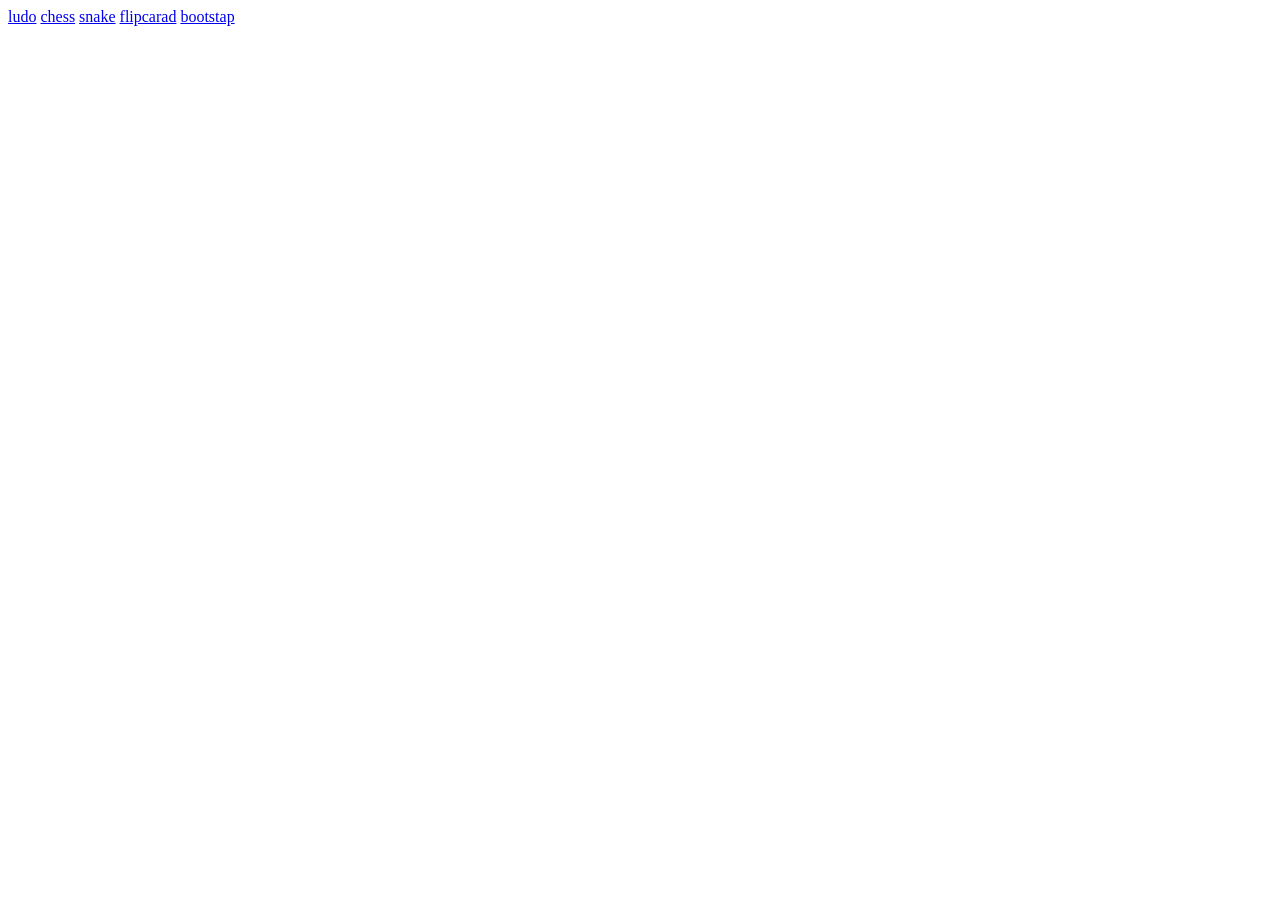
<file: index.html>
<!DOCTYPE html>
<html lang="en">
<head>
    <meta charset="UTF-8">
    <meta name="viewport" content="width=device-width, initial-scale=1.0">
    <title>Document</title>
</head>
<body>
   <a href="ludo.assigment.html">ludo</a>
   <a href="chess.assigment.html">chess</a>
   <a href="snake.html">snake</a>
   <a href="flipcarad.html">flipcarad</a>
   <a href="bootstap.html">bootstap</a>
   
   
</body>
</html>
</file>
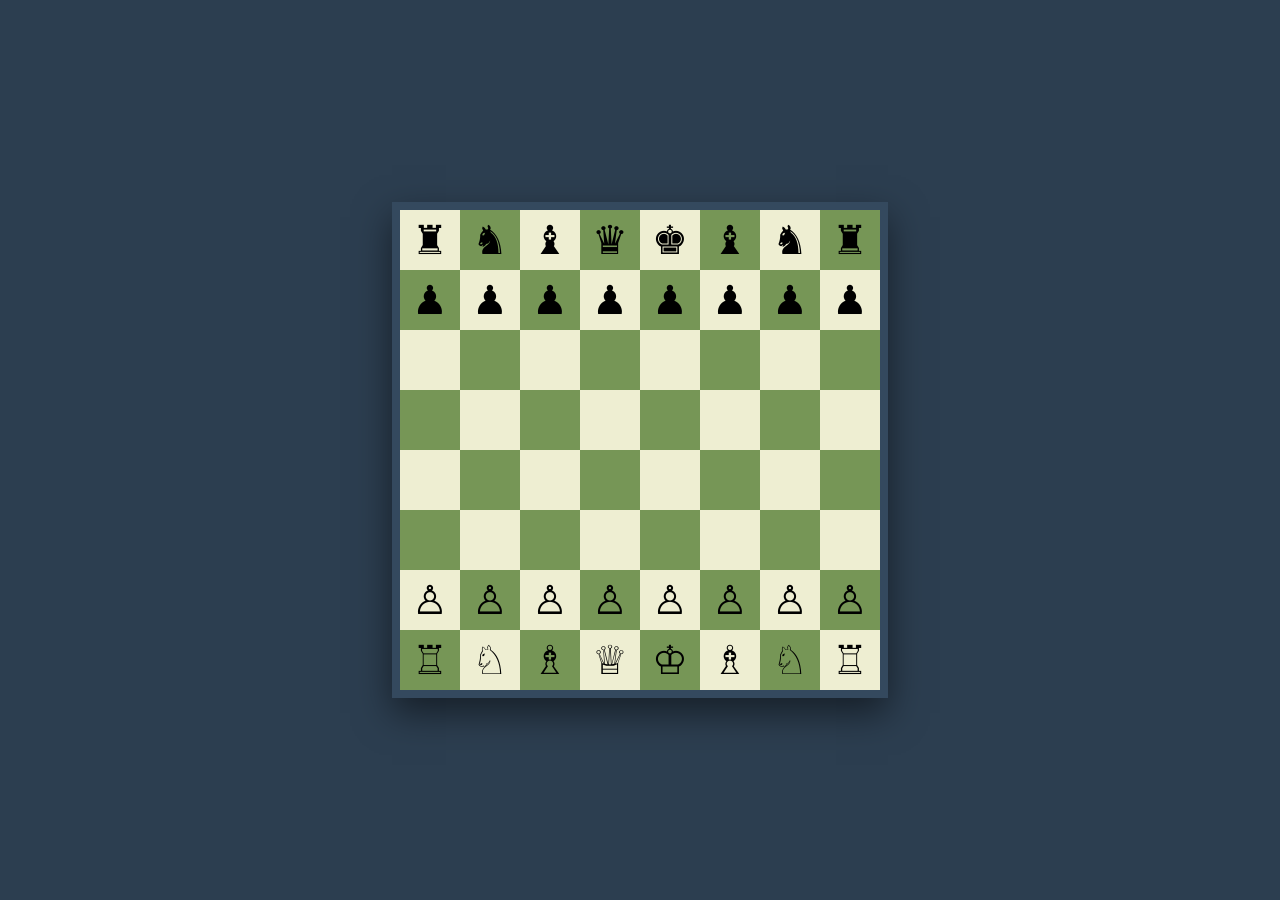
<file: chess.assigment.html>
<!DOCTYPE html>
<html lang="en">
<head>
    <meta charset="UTF-8">
    <meta name="viewport" content="width=device-width, initial-scale=1.0">
    <title>Modern Chessboard</title>
    <link rel="stylesheet" href="css.chess.css">
</head>
<body>

    <div class="chessboard">
        <div class="sq">♜</div><div class="sq">♞</div><div class="sq">♝</div><div class="sq">♛</div>
        <div class="sq">♚</div><div class="sq">♝</div><div class="sq">♞</div><div class="sq">♜</div>
        
        <div class="sq">♟</div><div class="sq">♟</div><div class="sq">♟</div><div class="sq">♟</div>
        <div class="sq">♟</div><div class="sq">♟</div><div class="sq">♟</div><div class="sq">♟</div>

        <div class="sq"></div><div class="sq"></div><div class="sq"></div><div class="sq"></div>
        <div class="sq"></div><div class="sq"></div><div class="sq"></div><div class="sq"></div>
        
        <div class="sq"></div><div class="sq"></div><div class="sq"></div><div class="sq"></div>
        <div class="sq"></div><div class="sq"></div><div class="sq"></div><div class="sq"></div>
        
        <div class="sq"></div><div class="sq"></div><div class="sq"></div><div class="sq"></div>
        <div class="sq"></div><div class="sq"></div><div class="sq"></div><div class="sq"></div>
        
        <div class="sq"></div><div class="sq"></div><div class="sq"></div><div class="sq"></div>
        <div class="sq"></div><div class="sq"></div><div class="sq"></div><div class="sq"></div>

        <div class="sq">♙</div><div class="sq">♙</div><div class="sq">♙</div><div class="sq">♙</div>
        <div class="sq">♙</div><div class="sq">♙</div><div class="sq">♙</div><div class="sq">♙</div>

        <div class="sq">♖</div><div class="sq">♘</div><div class="sq">♗</div><div class="sq">♕</div>
        <div class="sq">♔</div><div class="sq">♗</div><div class="sq">♘</div><div class="sq">♖</div>
    </div>

</body>
</html>
</file>
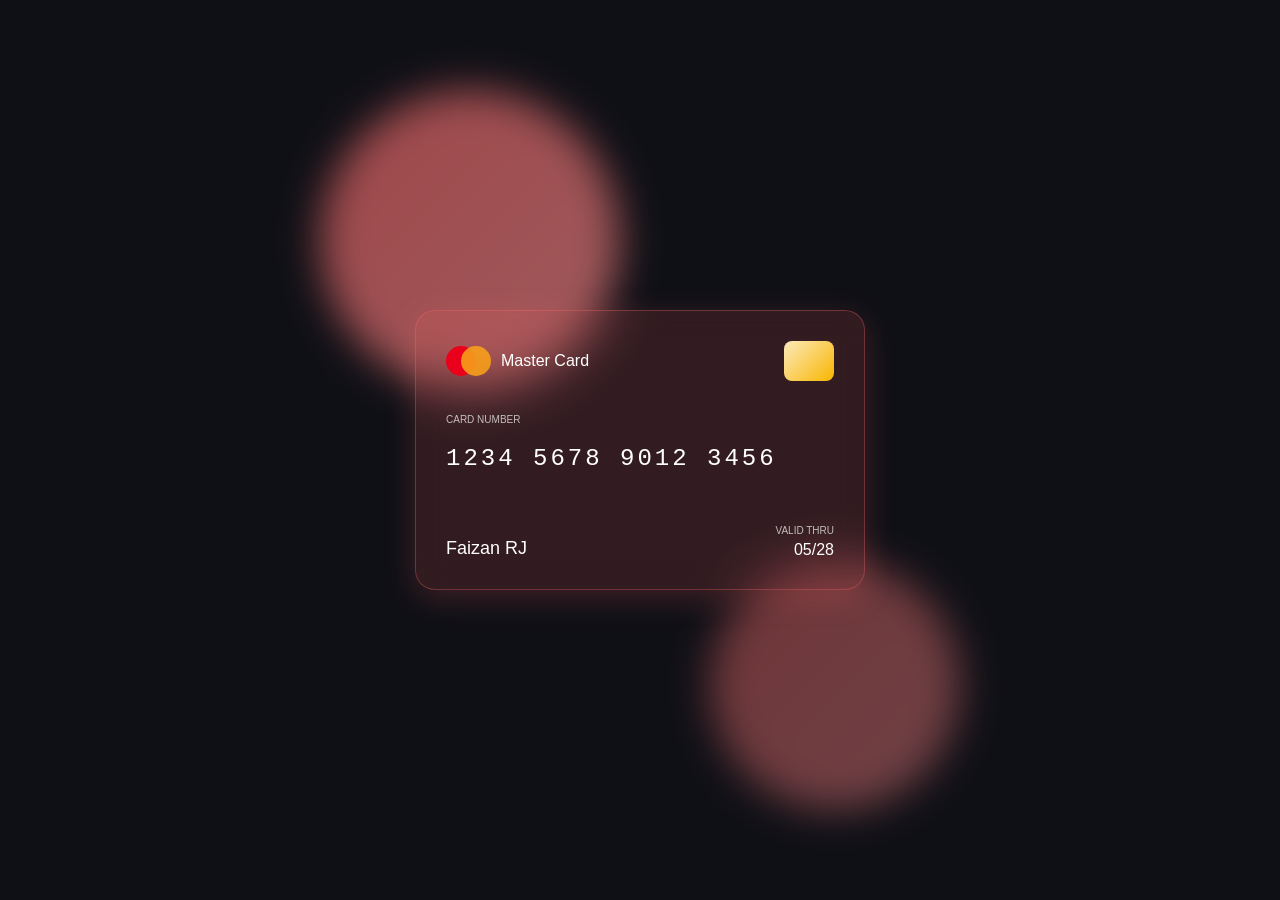
<file: flipcarad.html>
<!DOCTYPE html>
<html lang="en">
<head>
    <meta charset="UTF-8">
    <meta name="viewport" content="width=device-width, initial-scale=1.0">
    <title>Glassmorphism Flip Card - Faizan RJ</title>
    <style>
        :root {
            --bg-color: #0f1016;
            --card-color: #ff6b6b;
        }

        body {
            background-color: var(--bg-color);
            display: flex;
            justify-content: center;
            align-items: center;
            min-height: 100vh;
            margin: 0;
            font-family: 'Segoe UI', Tahoma, Geneva, Verdana, sans-serif;
            overflow: hidden;
        }

        .circle {
            position: absolute;
            border-radius: 50%;
            background: linear-gradient(135deg, var(--card-color), #ff8e8e);
            z-index: -1;
            filter: blur(20px);
        }
        .circle-1 { width: 300px; height: 300px; top: 10%; left: 25%; opacity: 0.6; }
        .circle-2 { width: 250px; height: 250px; bottom: 10%; right: 25%; opacity: 0.4; }

        .card-container {
            width: 450px;
            height: 280px;
            perspective: 1000px;
        }

        .card-inner {
            position: relative;
            width: 100%;
            height: 100%;
            transition: transform 0.8s cubic-bezier(0.4, 0, 0.2, 1);
            transform-style: preserve-3d;
            cursor: pointer;
        }

        .card-container:hover .card-inner {
            transform: rotateY(180deg);
        }

        .card-front, .card-back {
            position: absolute;
            width: 100%;
            height: 100%;
            backface-visibility: hidden;
            border-radius: 20px;
            padding: 30px;
            box-sizing: border-box;
            background: rgba(255, 100, 100, 0.15);
            backdrop-filter: blur(15px);
            -webkit-backdrop-filter: blur(15px);
            border: 1px solid rgba(255, 107, 107, 0.3);
            box-shadow: 0 8px 32px 0 rgba(255, 107, 107, 0.2);
            color: white;
            display: flex;
            flex-direction: column;
            justify-content: space-between;
        }

        .card-back {
            transform: rotateY(180deg);
            display: flex;
            flex-direction: column;
            justify-content: flex-start;
            padding: 0;
            background: rgba(255, 100, 100, 0.1);
            border: 1px solid rgba(255, 107, 107, 0.2);
        }

        .logo-row { display: flex; align-items: center; gap: 10px; }
        .mastercard-logo { display: flex; }
        .circle-red { width: 30px; height: 30px; background: #eb001b; border-radius: 50%; }
        .circle-orange { width: 30px; height: 30px; background: #f79e1b; border-radius: 50%; margin-left: -15px; opacity: 0.9; }
        .chip { width: 50px; height: 40px; background: linear-gradient(135deg, #fceabb, #f8b500); border-radius: 8px; margin-left: auto; }
       
        .card-number { font-size: 24px; letter-spacing: 3px; margin: 20px 0; font-family: 'Courier New', Courier, monospace; }
        .label { font-size: 10px; text-transform: uppercase; opacity: 0.7; margin-bottom: 5px; }
        .info-footer { display: flex; justify-content: space-between; align-items: flex-end; }
        .name { font-size: 18px; font-weight: 500; }
        .expiry { text-align: right; }

        .mag-stripe { width: 100%; height: 50px; background: #1a1a1a; margin-top: 30px; }
        .cvv-area { margin: 20px 30px; background: rgba(255,255,255,0.8); height: 40px; color: black; display: flex; align-items: center; justify-content: flex-end; padding-right: 15px; font-style: italic; font-size: 18px; border-radius: 4px; }
    </style>
</head>
<body>

    <div class="circle circle-1"></div>
    <div class="circle circle-2"></div>

    <div class="card-container">
        <div class="card-inner">
            <div class="card-front">
                <div class="logo-row">
                    <div class="mastercard-logo">
                        <div class="circle-red"></div>
                        <div class="circle-orange"></div>
                    </div>
                    <span style="font-weight: 500;">Master Card</span>
                    <div class="chip"></div>
                </div>

                <div>
                    <div class="label">Card Number</div>
                    <div class="card-number">1234 5678 9012 3456</div>
                </div>

                <div class="info-footer">
                    <div>
                        <div class="name">Faizan RJ</div>
                    </div>
                    <div class="expiry">
                        <div class="label">Valid Thru</div>
                        <div style="font-size: 16px;">05/28</div>
                    </div>
                </div>
            </div>

            <div class="card-back">
                <div class="mag-stripe"></div>
                <div class="cvv-area">123</div>
                <div style="padding: 0 30px; font-size: 10px; opacity: 0.6;">
                    This card is property of the bank. If found, please return to any branch. 
                    Authorized signature required.
                </div>
            </div>
        </div>
    </div>

</body>
</html>
</file>
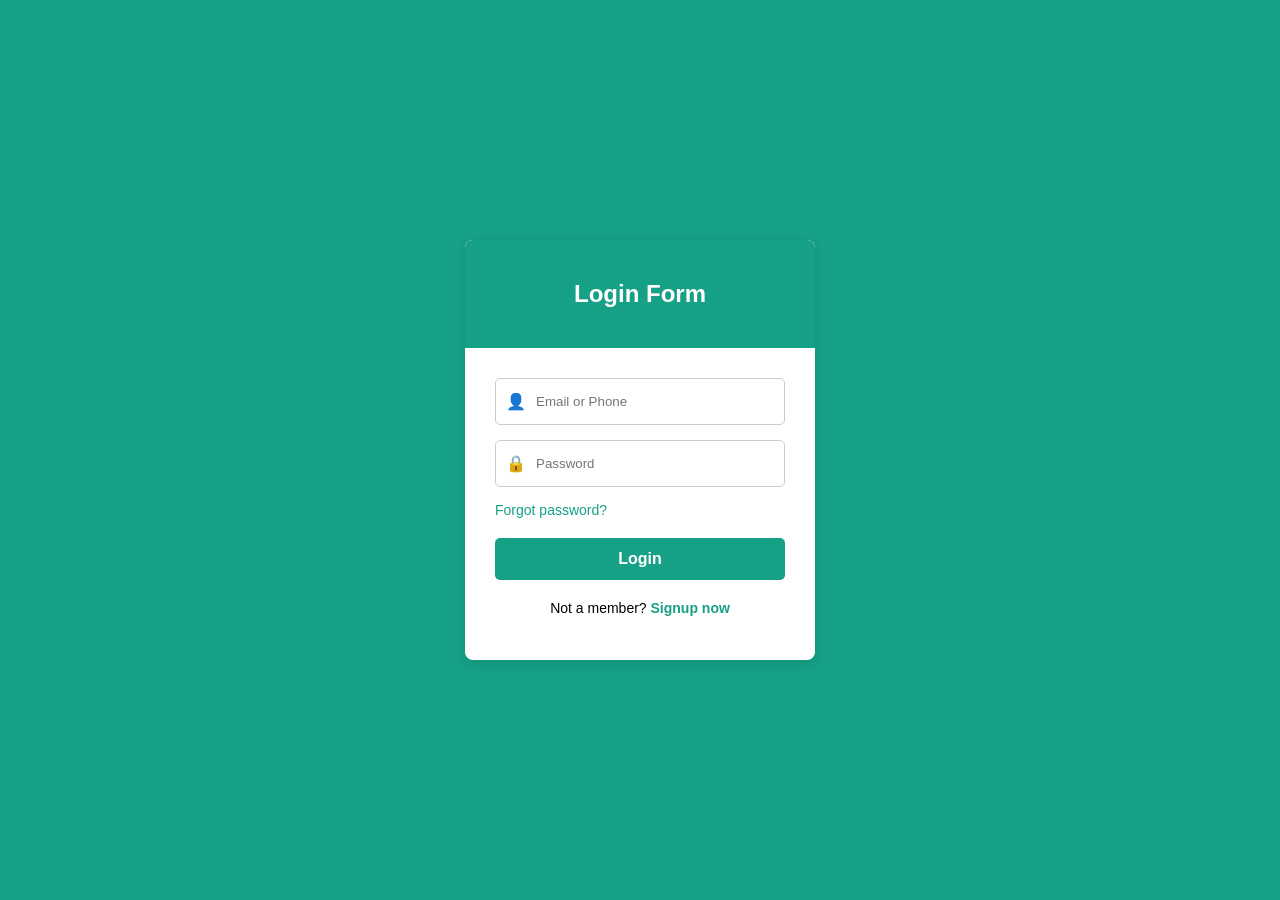
<file: login.html>
<!DOCTYPE html>
<html lang="en">
<head>
    <meta charset="UTF-8">
    <meta name="viewport" content="width=device-width, initial-scale=1.0">
    <title>Login Form</title>
    <link rel="stylesheet" href="login.css">
</head>
<body>
    <div class="login-container">
        <div class="login-header">
            <h2>Login Form</h2>
        </div>
        <form class="login-form">
            <div class="input-group">
                <span class="icon">👤</span>
                <input type="text" placeholder="Email or Phone" required>
            </div>
            <div class="input-group">
                <span class="icon">🔒</span>
                <input type="password" placeholder="Password" required>
            </div>
            <a href="#" class="forgot-password">Forgot password?</a>
            <button type="submit" class="login-button">Login</button>
            <p class="signup-link">Not a member? <a href="#">Signup now</a></p>
        </form>
    </div>
</body>
</html>
</file>
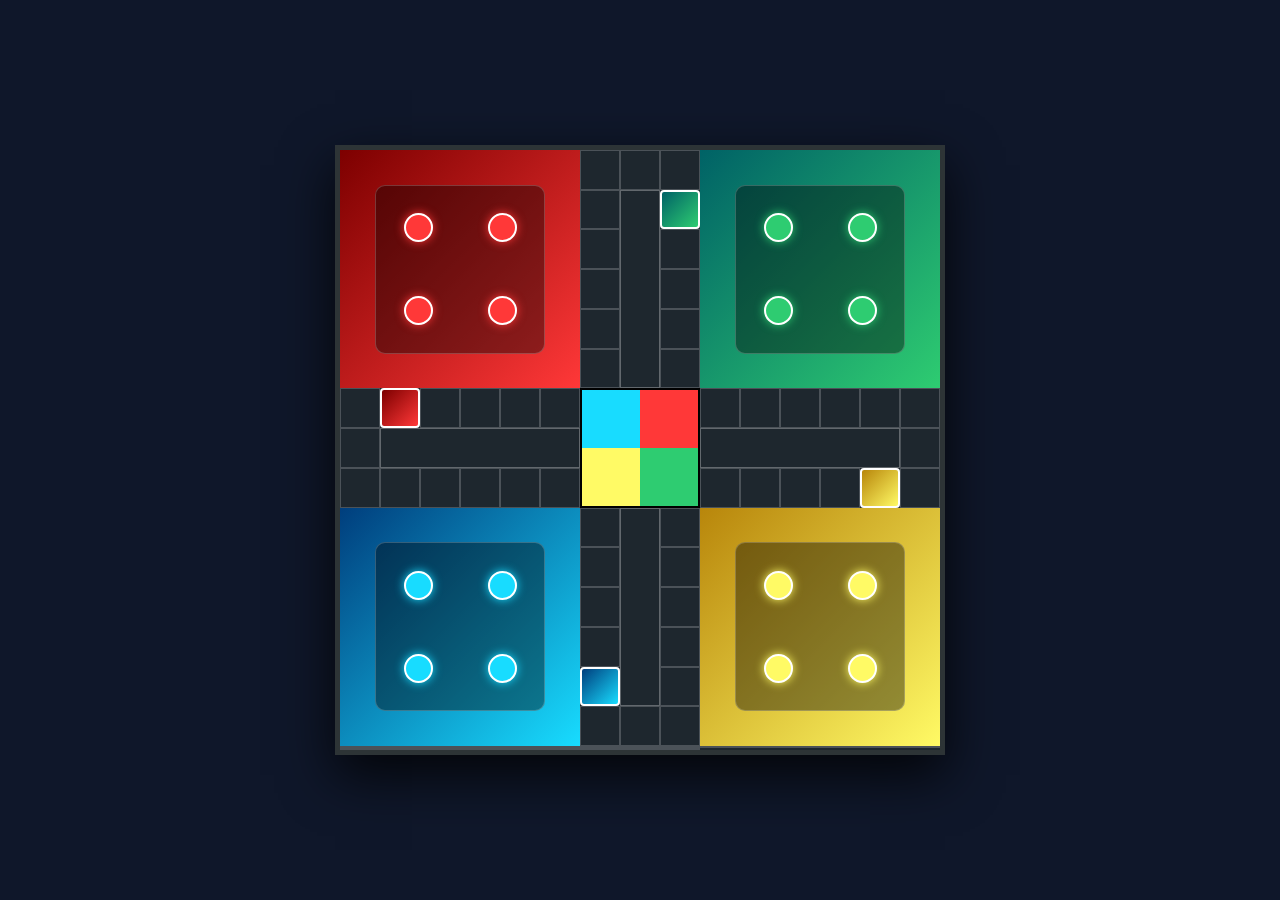
<file: ludo.assigment.html>
<!DOCTYPE html>
<html lang="en">
<head>
    <meta charset="UTF-8">
    <meta name="viewport" content="width=device-width, initial-scale=1.0">
    <title>Complete Ludo Board with Grid</title>
    <link rel="stylesheet" href="css.ludo.css">
   
</head>
<body>

<div class="ludo-board">
    <div class="base red-bg red-base">
        <div class="base-inner">
            <div class="token red-piece"></div><div class="token red-piece"></div>
            <div class="token red-piece"></div><div class="token red-piece"></div>
        </div>
    </div>

    <div class="base green-bg green-base">
        <div class="base-inner">
            <div class="token green-piece"></div><div class="token green-piece"></div>
            <div class="token green-piece"></div><div class="token green-piece"></div>
        </div>
    </div>

    <div class="base yellow-bg yellow-base">
        <div class="base-inner">
            <div class="token yellow-piece"></div><div class="token yellow-piece"></div>
            <div class="token yellow-piece"></div><div class="token yellow-piece"></div>
        </div>
    </div>

    <div class="base blue-bg blue-base">
        <div class="base-inner">
            <div class="token blue-piece"></div><div class="token blue-piece"></div>
            <div class="token blue-piece"></div><div class="token blue-piece"></div>
        </div>
    </div>

    <div class="home-center"></div>

    <script>
        const board = document.querySelector('.ludo-board');
        // 15x15 grid has 225 cells. 4 bases (36x4) + 1 center (9) = 153. 
        // We need to fill the remaining 72 cells with 'cell' divs.
        for (let i = 0; i < 72; i++) {
            const cell = document.createElement('div');
            cell.className = 'cell';
            board.appendChild(cell);
        }
    </script>

    <div class="cell safe-red" style="grid-area: 8 / 2 / 9 / 7;"></div>
    <div class="cell safe-green" style="grid-area: 2 / 8 / 7 / 9;"></div>
    <div class="cell safe-yellow" style="grid-area: 8 / 10 / 9 / 15;"></div>
    <div class="cell safe-blue" style="grid-area: 10 / 8 / 15 / 9;"></div>

    <div class="cell start-node red-bg" style="grid-area: 7 / 2;"></div>
    <div class="cell start-node green-bg" style="grid-area: 2 / 9;"></div>
    <div class="cell start-node yellow-bg" style="grid-area: 9 / 14;"></div>
    <div class="cell start-node blue-bg" style="grid-area: 14 / 7;"></div>
</div>

</body>
</html>
</file>
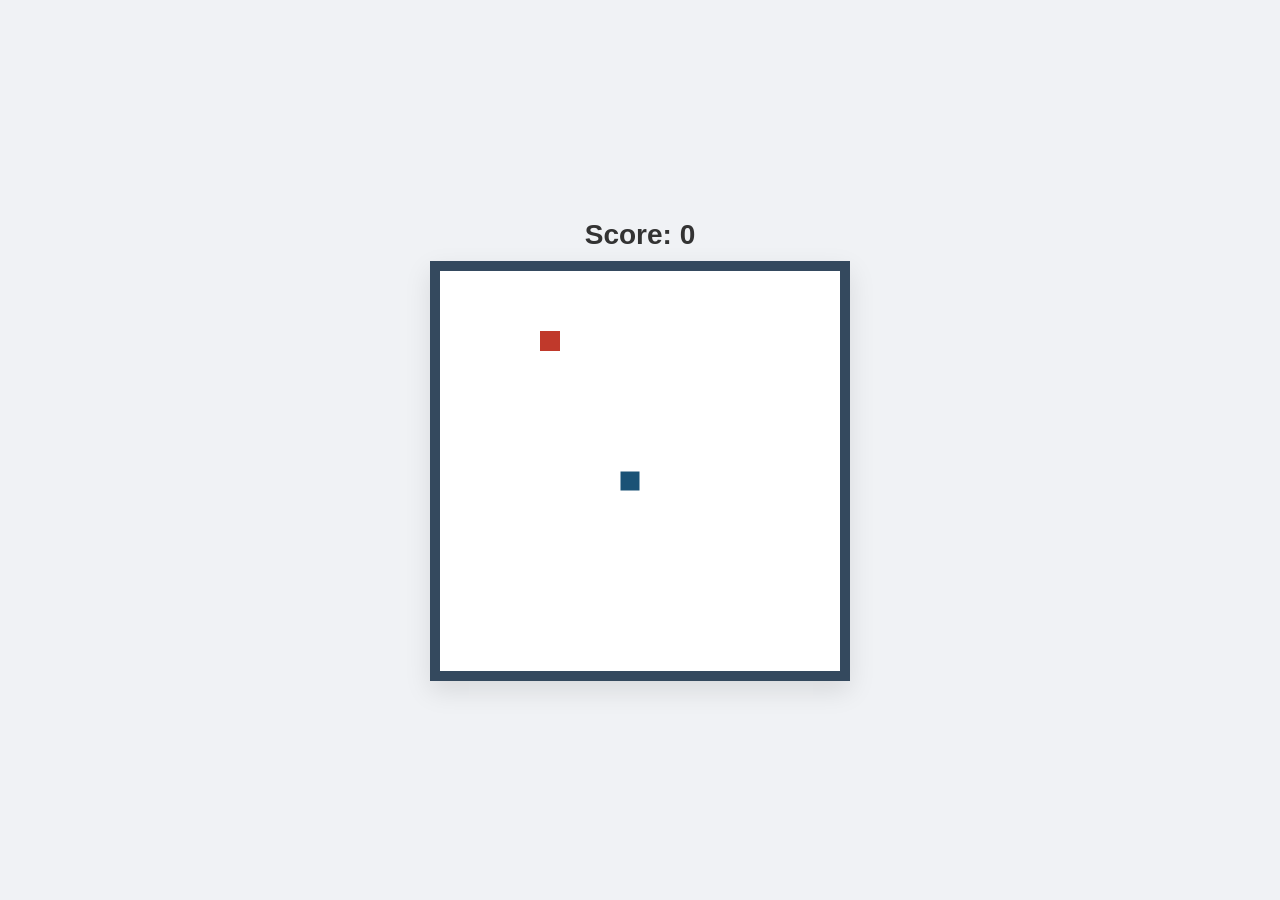
<file: snake.html>
<!DOCTYPE html>
<html lang="en">
<head>
    <meta charset="UTF-8">
    <meta name="viewport" content="width=device-width, initial-scale=1.0">
    <title>Clean Snake Game</title>
    <style>
        body {
            display: flex;
            flex-direction: column;
            align-items: center;
            justify-content: center;
            height: 100vh;
            margin: 0;
            background-color: #f0f2f5; /* Light Grey Background */
            color: #333;
            font-family: Arial, sans-serif;
        }
        canvas {
            border: 10px solid #34495e;
            background-color: #ffffff; /* White background for clean look */
            box-shadow: 0 10px 25px rgba(0,0,0,0.1);
        }
        .score-board {
            font-size: 28px;
            font-weight: bold;
            margin-bottom: 10px;
        }
        #restartBtn {
            display: none;
            margin-top: 20px;
            padding: 10px 30px;
            background: #3498db;
            color: white;
            border: none;
            border-radius: 4px;
            cursor: pointer;
            font-size: 16px;
        }
        #restartBtn:hover { background: #2980b9; }
    </style>
</head>
<body>

    <div class="score-board">Score: <span id="score">0</span></div>
    <canvas id="snakeGame" width="400" height="400"></canvas>
    <button id="restartBtn" onclick="resetGame()">Try Again</button>

<script>
    const canvas = document.getElementById("snakeGame");
    const ctx = canvas.getContext("2d");
    const scoreElement = document.getElementById("score");
    const restartBtn = document.getElementById("restartBtn");

    const box = 20;
    let score, snake, food, d, gameSpeed, game;

    function init() {
        score = 0;
        scoreElement.innerHTML = score;
        gameSpeed = 100;
        d = undefined;
        snake = [{ x: 9 * box, y: 10 * box }];
        spawnFood();
        restartBtn.style.display = "none";
        if(game) clearInterval(game);
        game = setInterval(draw, gameSpeed);
    }

    function spawnFood() {
        food = {
            x: Math.floor(Math.random() * 19 + 1) * box,
            y: Math.floor(Math.random() * 19 + 1) * box
        };
    }

    document.addEventListener("keydown", direction);
    function direction(event) {
        let key = event.keyCode;
        if(key == 37 && d != "RIGHT") d = "LEFT";
        else if(key == 38 && d != "DOWN") d = "UP";
        else if(key == 39 && d != "LEFT") d = "RIGHT";
        else if(key == 40 && d != "UP") d = "DOWN";
    }

    function collision(head, array) {
        for(let i = 0; i < array.length; i++) {
            if(head.x == array[i].x && head.y == array[i].y) return true;
        }
        return false;
    }

    function draw() {
        // Clear Canvas
        ctx.fillStyle = "white";
        ctx.fillRect(0, 0, canvas.width, canvas.height);

        // Draw Snake (No Glow, Solid Blue)
        for(let i = 0; i < snake.length; i++) {
            ctx.fillStyle = (i == 0) ? "#1a5276" : "#2980b9"; // Head is darker blue
            ctx.fillRect(snake[i].x, snake[i].y, box, box);
            // Small border for snake segments
            ctx.strokeStyle = "white";
            ctx.strokeRect(snake[i].x, snake[i].y, box, box);
        }

        // Draw Food (Solid Red)
        ctx.fillStyle = "#c0392b";
        ctx.fillRect(food.x, food.y, box, box);

        let snakeX = snake[0].x;
        let snakeY = snake[0].y;

        if( d == "LEFT") snakeX -= box;
        if( d == "UP") snakeY -= box;
        if( d == "RIGHT") snakeX += box;
        if( d == "DOWN") snakeY += box;

        if(snakeX == food.x && snakeY == food.y) {
            score++;
            scoreElement.innerHTML = score;
            spawnFood();
        } else {
            snake.pop();
        }

        let newHead = { x: snakeX, y: snakeY };

        if(snakeX < 0 || snakeX >= canvas.width || snakeY < 0 || snakeY >= canvas.height || collision(newHead, snake)) {
            clearInterval(game);
            gameOver();
        }

        snake.unshift(newHead);
    }

    function gameOver() {
        ctx.fillStyle = "rgba(52, 73, 94, 0.9)";
        ctx.fillRect(0, 0, canvas.width, canvas.height);
        ctx.fillStyle = "white";
        ctx.font = "30px Arial";
        ctx.textAlign = "center";
        ctx.fillText("GAME OVER", canvas.width/2, canvas.height/2);
        restartBtn.style.display = "block";
    }

    function resetGame() {
        init();
    }

    init();
</script>
</body>
</html>
</file>
<file: css.chess.css>
body {
    display: flex;
    justify-content: center;
    align-items: center;
    height: 100vh;
    margin: 0;
    background-color: #2c3e50; 
}


.chessboard {
    display: grid;
    grid-template-columns: repeat(8, 60px);
    grid-template-rows: repeat(8, 60px);
    border: 8px solid #34495e;
    box-shadow: 0 15px 35px rgba(0,0,0,0.5);
}


.sq {
    display: flex;
    justify-content: center;
    align-items: center;
    font-size: 40px;
    cursor: pointer;
    transition: transform 0.1s ease;
}

.sq:hover {
    background-color: rgba(255, 255, 255, 0.2) !important;
}


.sq { background-color: #eeeed2; }


.chessboard div:nth-child(-n+8):nth-child(even),
.chessboard div:nth-child(n+9):nth-child(-n+16):nth-child(odd),
.chessboard div:nth-child(n+17):nth-child(-n+24):nth-child(even),
.chessboard div:nth-child(n+25):nth-child(-n+32):nth-child(odd),
.chessboard div:nth-child(n+33):nth-child(-n+40):nth-child(even),
.chessboard div:nth-child(n+41):nth-child(-n+48):nth-child(odd),
.chessboard div:nth-child(n+49):nth-child(-n+56):nth-child(even),
.chessboard div:nth-child(n+57):nth-child(-n+64):nth-child(odd) {
    background-color: #769656;
}
</file>
<file: login.css>
* {
    box-sizing: border-box;
    font-family: 'Arial', sans-serif;
}

body {
    background-color: #16a085; /* Teal background from image */
    display: flex;
    justify-content: center;
    align-items: center;
    height: 100vh;
    margin: 0;
}

.login-container {
    background: #fff;
    width: 350px;
    border-radius: 8px;
    overflow: hidden;
    box-shadow: 0 4px 10px rgba(0,0,0,0.1);
}

.login-header {
    background-color: #16a085;
    color: white;
    padding: 20px;
    text-align: center;
}

.login-form {
    padding: 30px;
}

.input-group {
    display: flex;
    align-items: center;
    border: 1px solid #ccc;
    border-radius: 5px;
    margin-bottom: 15px;
    padding: 5px 10px;
}

.input-group .icon {
    margin-right: 10px;
    color: #888;
}

.input-group input {
    border: none;
    outline: none;
    width: 100%;
    padding: 10px 0;
}

.forgot-password {
    display: block;
    color: #16a085;
    text-decoration: none;
    font-size: 14px;
    margin-bottom: 20px;
}

.login-button {
    width: 100%;
    padding: 12px;
    background-color: #16a085;
    color: white;
    border: none;
    border-radius: 5px;
    cursor: pointer;
    font-size: 16px;
    font-weight: bold;
}

.signup-link {
    text-align: center;
    margin-top: 20px;
    font-size: 14px;
}

.signup-link a {
    color: #16a085;
    text-decoration: none;
    font-weight: bold;
}
</file>
<file: css.ludo.css>
:root {
    --red: #ff3838;
    --green: #2ecc71;
    --yellow: #fffa65;
    --blue: #18dcff;
    --bg-dark: #1e272e;
    --grid-line: rgba(255, 255, 255, 0.2); /* Ye hai boxes ki lines */
}

body {
    display: flex;
    justify-content: center;
    align-items: center;
    height: 100vh;
    margin: 0;
    background-color: #0f172a;
}

.ludo-board {
    display: grid;
    grid-template-columns: repeat(15, 1fr);
    grid-template-rows: repeat(15, 1fr);
    width: 600px;
    height: 600px;
    background-color: var(--bg-dark);
    border: 5px solid #2d3436;
    box-shadow: 0 20px 50px rgba(0,0,0,0.8);
    position: relative;
}

/* Har box (cell) ki line */
.cell {
    border: 1px solid var(--grid-line);
    box-sizing: border-box;
}

/* Bases */
.base {
    grid-column: span 6;
    grid-row: span 6;
    z-index: 2;
    display: flex;
    justify-content: center;
    align-items: center;
}

.base-inner {
    background: rgba(0, 0, 0, 0.4);
    width: 70%;
    height: 70%;
    display: grid;
    grid-template-columns: 1fr 1fr;
    grid-template-rows: 1fr 1fr;
    border-radius: 10px;
    border: 1px solid rgba(255,255,255,0.2);
}

/* Colors and Gradients */
.red-bg { background: linear-gradient(135deg, #7d0000, var(--red)); }
.green-bg { background: linear-gradient(135deg, #006266, var(--green)); }
.yellow-bg { background: linear-gradient(135deg, #b8860b, var(--yellow)); }
.blue-bg { background: linear-gradient(135deg, #003e7d, var(--blue)); }

/* Tokens */
.token {
    width: 25px;
    height: 25px;
    border-radius: 50%;
    margin: auto;
    border: 2px solid white;
}
.red-piece { background: var(--red); box-shadow: 0 0 10px var(--red); }
.green-piece { background: var(--green); box-shadow: 0 0 10px var(--green); }
.yellow-piece { background: var(--yellow); box-shadow: 0 0 10px var(--yellow); }
.blue-piece { background: var(--blue); box-shadow: 0 0 10px var(--blue); }

/* Path Styling */
.safe-red, .safe-green, .safe-yellow, .safe-blue {
    border: 1px solid rgba(255,255,255,0.3);
    z-index: 1;
}

.start-node {
    border: 2px solid white !important;
    border-radius: 4px;
}

.home-center {
    grid-area: 7 / 7 / 10 / 10;
    background: conic-gradient(var(--red) 0% 25%, var(--green) 25% 50%, var(--yellow) 50% 75%, var(--blue) 75% 100%);
    border: 2px solid #000;
    z-index: 3;
}

/* Grid layout fixes for bases */
.red-base { grid-area: 1 / 1 / 7 / 7; }
.green-base { grid-area: 1 / 10 / 7 / 16; }
.yellow-base { grid-area: 10 / 10 / 16 / 16; }
.blue-base { grid-area: 10 / 1 / 16 / 7; }
</file>
